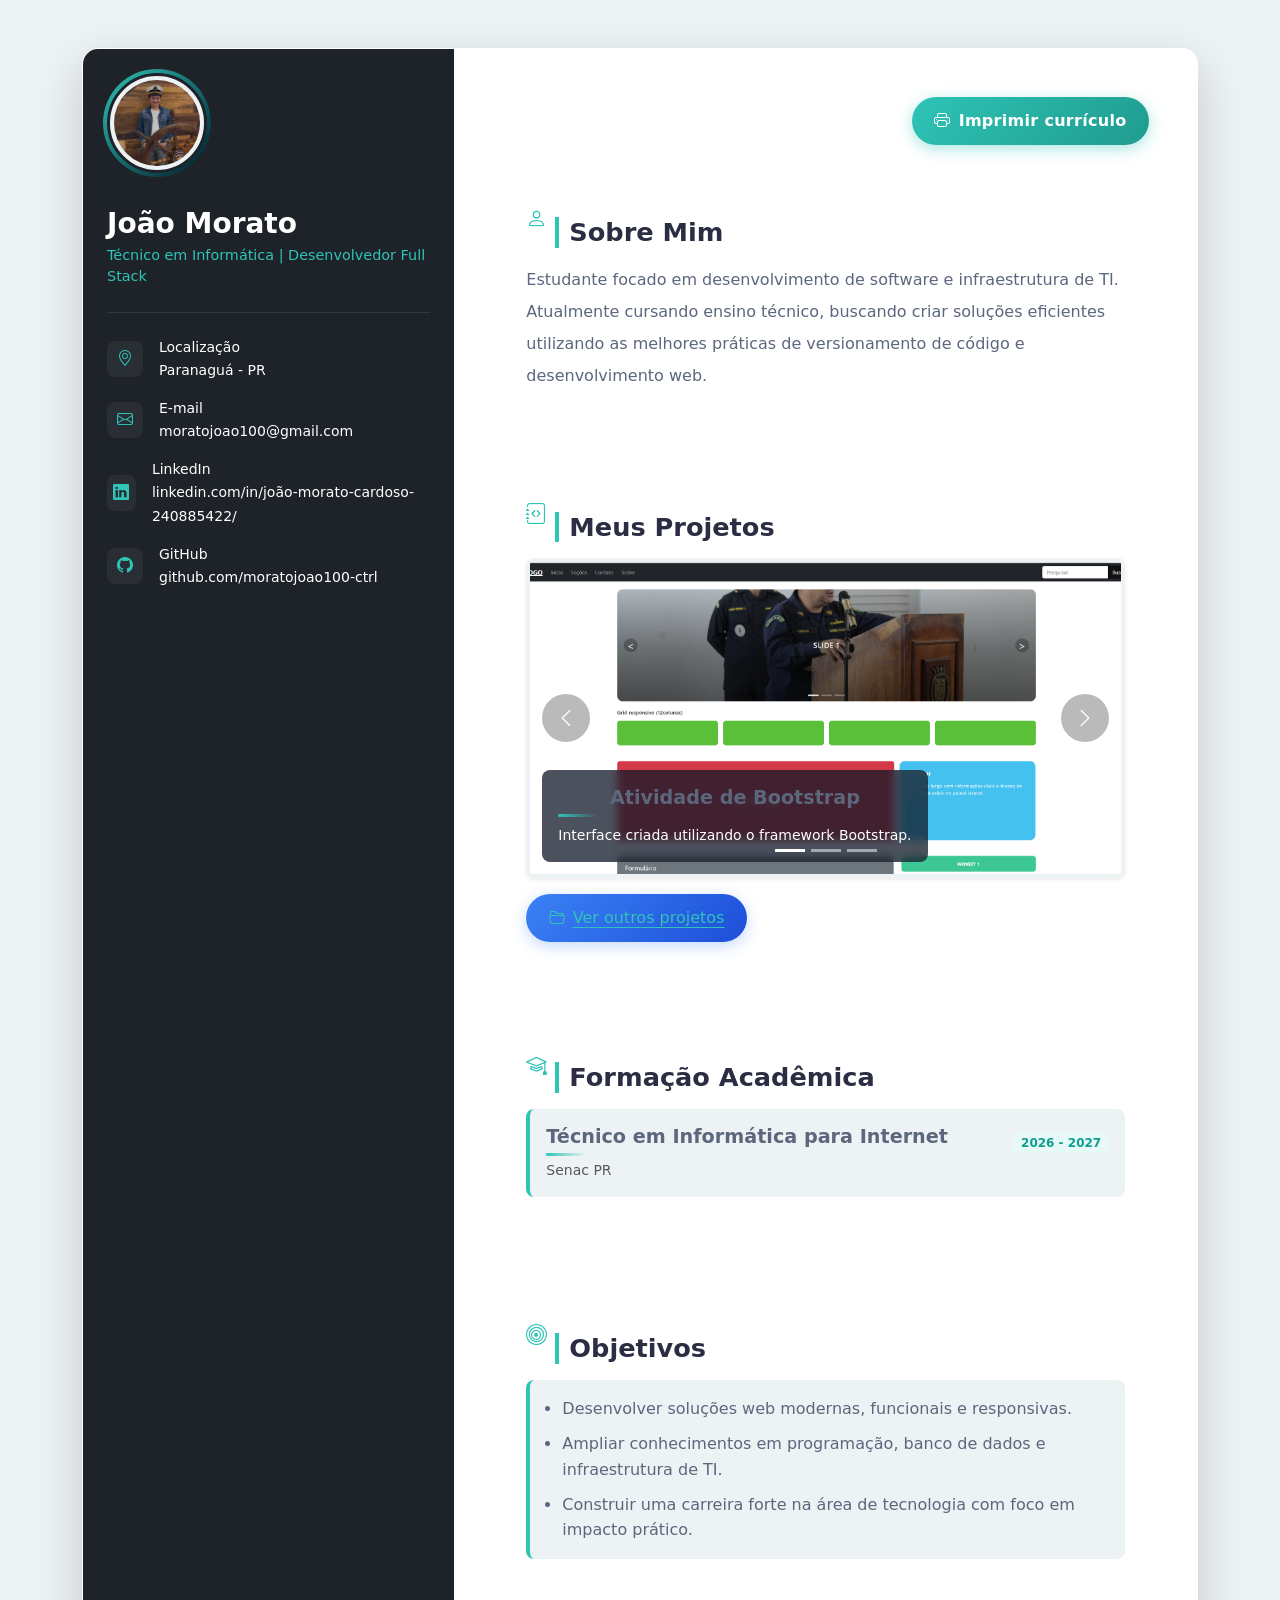
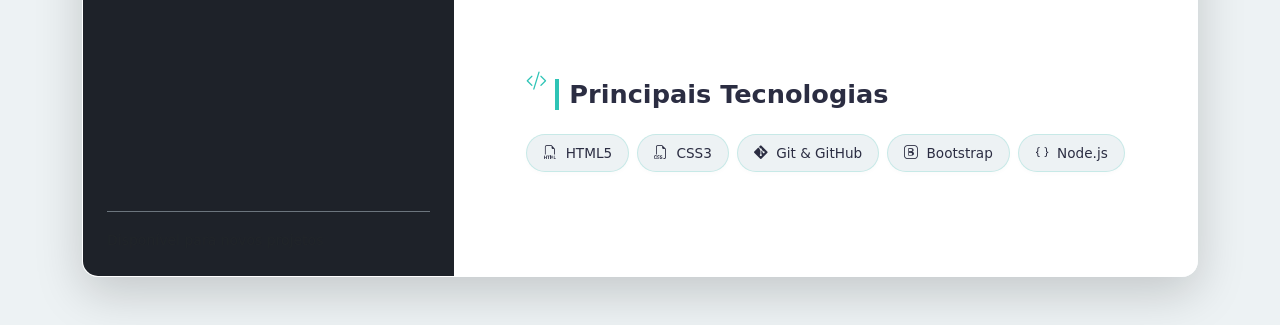
<file: index.html>
<!DOCTYPE html>
<html lang="pt-br">
<head>
    <meta charset="UTF-8">
    <meta name="viewport" content="width=device-width, initial-scale=1.0">
    <title>João Morato | Desenvolvedor Full Stack & Técnico em Informática 💻</title>
    <meta name="description" content="Currículo digital de João Morato, Técnico em Informática e Desenvolvedor Full Stack baseado em Paranaguá - PR. Conheça meus projetos, formação e tecnologias.">
    
    <!-- Tag Canônica -->
    <link rel="canonical" href="https://moratojoao100.github.io/">

    <!-- Open Graph / Redes Sociais -->
    <meta property="og:title" content="João Morato | Currículo Digital">
    <meta property="og:description" content="Conheça meus projetos em desenvolvimento web, APIs e Bootstrap.">
    <meta property="og:type" content="website">

    <!-- Bootstrap 5.3.3 CSS -->
    <link href="https://cdn.jsdelivr.net/npm/bootstrap@5.3.3/dist/css/bootstrap.min.css" rel="stylesheet">
    
    <!-- Bootstrap Icons -->
    <link rel="stylesheet" href="https://cdn.jsdelivr.net/npm/bootstrap-icons@1.11.3/font/bootstrap-icons.min.css">
    
    <!-- Custom CSS -->
    <link rel="stylesheet" href="style.css">
</head>
<body>

    <div class="container my-5">
        <div class="main-card shadow-lg rounded-4 overflow-hidden">
            <div class="row g-0">
                
                <!-- Sidebar Profile -->
                <div class="col-lg-4 sidebar-profile p-4 text-center text-lg-start d-flex flex-column justify-content-between">
                    <div>
                        <div class="profile-avatar-container mx-auto mx-lg-0 mb-4">
                            <div class="profile-avatar-glow"></div>
                     <img src="foto do perfil.jpg" alt="Foto de perfil de João Morato" class="profile-avatar img-fluid">
                        </div>

                        <h1 class="h3 fw-bold mb-1 text-white">João Morato</h1>
                        <p class="tech-tag mb-4">Técnico em Informática | Desenvolvedor Full Stack</p>
                        
                        <hr class="border-secondary my-4">

                        <div class="contact-info-list text-start">
                            <div class="d-flex align-items-center mb-3">
                                <div class="icon-box me-3"><i class="bi bi-geo-alt"></i></div>
                                <div>
                                    <small class="text-white d-block">Localização</small>
                                    <span class="text-white small">Paranaguá - PR</span>
                                </div>
                            </div>
                            <div class="d-flex align-items-center mb-3">
                                <div class="icon-box me-3"><i class="bi bi-envelope"></i></div>
                                <div>
                                    <small class="text-white d-block">E-mail</small>
                                    <span class="text-white small">moratojoao100@gmail.com</span>
                                </div>
                            </div>
                            <div class="d-flex align-items-center mb-3">
                                <div class="icon-box me-3"><i class="bi bi-linkedin"></i></div>
                                <div>
                                    <small class="text-white d-block">LinkedIn</small>
                                    <a href="https://www.linkedin.com/in/joão-morato-cardoso-240885422/" target="_blank" rel="noopener noreferrer" class="text-white small text-decoration-none">linkedin.com/in/joão-morato-cardoso-240885422/</a>
                                </div>
                            </div>
                            <div class="d-flex align-items-center mb-3">
                                <div class="icon-box me-3"><i class="bi bi-github"></i></div>
                                <div>
                                    <small class="text-white d-block">GitHub</small>
                                    <a href="https://github.com/moratojoao100-ctrl" target="_blank" rel="noopener noreferrer" class="text-white small text-decoration-none">github.com/moratojoao100-ctrl</a>
                                </div>
                            </div>
                        </div>
                    </div>

                    <div class="mt-4 pt-3 border-top border-secondary text-center text-lg-start">
                        <span class="text-muted small">Disponível para novos projetos</span>
                    </div>
                </div>

                <!-- Content Area -->
                <div class="col-lg-8 content-area p-4 p-md-5">
                    <div class="d-flex justify-content-end mb-4">
                        <button class="print-btn" type="button" onclick="window.print()">
                            <i class="bi bi-printer"></i>
                            Imprimir currículo
                        </button>
                    </div>
                    
                    <!-- Sobre Mim -->
                    <section class="mb-5">
                        <div class="d-flex align-items-center mb-3">
                            <div class="section-icon-box me-2"><i class="bi bi-person"></i></div>
                            <h2 class="h4 fw-bold mb-0 text-dark-custom">Sobre Mim</h2>
                        </div>
                        <p class="text-secondary-custom lh-lg mb-0">
                            Estudante focado em desenvolvimento de software e infraestrutura de TI. Atualmente cursando ensino técnico, buscando criar soluções eficientes utilizando as melhores práticas de versionamento de código e desenvolvimento web.
                        </p>
                    </section>

                    <!-- Meus Projetos -->
                    <section class="mb-5">
                        <div class="d-flex align-items-center mb-3">
                            <div class="section-icon-box me-2"><i class="bi bi-journal-code"></i></div>
                            <h2 class="h4 fw-bold mb-0 text-dark-custom">Meus Projetos</h2>
                        </div>
                        
                        <div id="portfolioCarousel" class="carousel slide rounded-3 overflow-hidden shadow-sm" data-bs-ride="carousel" data-bs-interval="3000" data-bs-pause="false">
                            <div class="carousel-indicators">
                                <button type="button" data-bs-target="#portfolioCarousel" data-bs-slide-to="0" class="active" aria-current="true" aria-label="Slide 1"></button>
                                <button type="button" data-bs-target="#portfolioCarousel" data-bs-slide-to="1" aria-label="Slide 2"></button>
                                <button type="button" data-bs-target="#portfolioCarousel" data-bs-slide-to="2" aria-label="Slide 3"></button>
                            </div>
                            
                            <div class="carousel-inner">

                                <div class="carousel-item active">
                                    <img src="atv (2).png" class="d-block w-100 carousel-img" alt="Captura de tela de atividade desenvolvida em Bootstrap no currículo de João Morato">
                                    <div class="carousel-caption d-none d-md-block rounded-3 p-3">
                                        <h3 class="h5 fw-bold text-emerald">Atividade de Bootstrap</h3>
                                        <p class="small mb-0">Interface criada utilizando o framework Bootstrap.</p>
                                    </div>
                                </div>
                                
                                <div class="carousel-item">
                                <img src="aula de api.png" class="d-block w-100 carousel-img" alt="Captura de tela de projeto de consumo de API pública de Pokémon">
                                    <div class="carousel-caption d-none d-md-block rounded-3 p-3">
                                        <h3 class="h5 fw-bold text-emerald">Atividade de API</h3>
                                        <p class="small mb-0">Consumo de API pública para listar Pokémon.</p>
                                    </div>
                                </div>
                                
                                <div class="carousel-item">
                                   <img src="biscoito da sorte.png" class="d-block w-100 carousel-img" alt="Captura de tela de aplicação web Biscoito da Sorte">
                                    <div class="carousel-caption d-none d-md-block rounded-3 p-3">
                                        <h3 class="h5 fw-bold text-emerald">Biscoito da Sorte</h3>
                                        <p class="small mb-0">Aplicação web simples que gera frases da sorte.</p>
                                    </div>
                                </div>
                            </div>
                            
                            <button class="carousel-control-prev" type="button" data-bs-target="#portfolioCarousel" data-bs-slide="prev">
                                <span class="carousel-control-prev-icon" aria-hidden="true"></span>
                                <span class="visually-hidden">Anterior</span>
                            </button>
                            <button class="carousel-control-next" type="button" data-bs-target="#portfolioCarousel" data-bs-slide="next">
                                <span class="carousel-control-next-icon" aria-hidden="true"></span>
                                <span class="visually-hidden">Próximo</span>
                            </button>
                        </div>

                        <div class="mt-3">
                            <a href="./outros-projetos/index.html" class="project-btn" target="_blank" rel="noopener noreferrer">
                                <i class="bi bi-folder2-open"></i>
                                Ver outros projetos
                            </a>
                        </div>
                    </section>

                    <!-- Formação Acadêmica -->
                    <section class="mb-5">
                        <div class="d-flex align-items-center mb-3">
                            <div class="section-icon-box me-2"><i class="bi bi-mortarboard"></i></div>
                            <h2 class="h4 fw-bold mb-0 text-dark-custom">Formação Acadêmica</h2>
                        </div>
                        <div class="timeline-item p-3 rounded-3 mb-3 border-start border-4 border-emerald bg-light-custom">
                            <div class="d-flex justify-content-between align-items-center flex-wrap">
                                <h3 class="h6 fw-bold text-dark-custom mb-1">Técnico em Informática para Internet</h3>
                                <span class="badge badge-date">2026 - 2027</span>
                            </div>
                            <p class="text-muted small mb-0">Senac PR</p>
                        </div>
                    </section>

                    <!-- Objetivos -->
                    <section class="mb-5">
                        <div class="d-flex align-items-center mb-3">
                            <div class="section-icon-box me-2"><i class="bi bi-bullseye"></i></div>
                            <h2 class="h4 fw-bold mb-0 text-dark-custom">Objetivos</h2>
                        </div>
                        <div class="timeline-item p-3 rounded-3 border-start border-4 border-emerald bg-light-custom">
                            <ul class="objective-list mb-0 ps-3">
                                <li>Desenvolver soluções web modernas, funcionais e responsivas.</li>
                                <li>Ampliar conhecimentos em programação, banco de dados e infraestrutura de TI.</li>
                                <li>Construir uma carreira forte na área de tecnologia com foco em impacto prático.</li>
                            </ul>
                        </div>
                    </section>

                    <!-- Principais Tecnologias -->
                    <section>
                        <div class="d-flex align-items-center mb-3">
                            <div class="section-icon-box me-2"><i class="bi bi-code-slash"></i></div>
                            <h2 class="h4 fw-bold mb-0 text-dark-custom">Principais Tecnologias</h2>
                        </div>
                        <div class="d-flex flex-wrap gap-2 pt-2">
                            <span class="skill-badge"><i class="bi bi-filetype-html me-1"></i> HTML5</span>
                            <span class="skill-badge"><i class="bi bi-filetype-css me-1"></i> CSS3</span>
                            <span class="skill-badge"><i class="bi bi-git me-1"></i> Git &amp; GitHub</span>
                            <span class="skill-badge"><i class="bi bi-bootstrap me-1"></i> Bootstrap</span>
                            <span class="skill-badge"><i class="bi bi-braces me-1"></i> Node.js</span>
                        </div>
                    </section>

                </div>

            </div>
        </div>
    </div>

    <!-- Bootstrap 5.3.3 JS Bundle -->
    <script src="https://cdn.jsdelivr.net/npm/bootstrap@5.3.3/dist/js/bootstrap.bundle.min.js"></script>
</body>
</html>
</file>
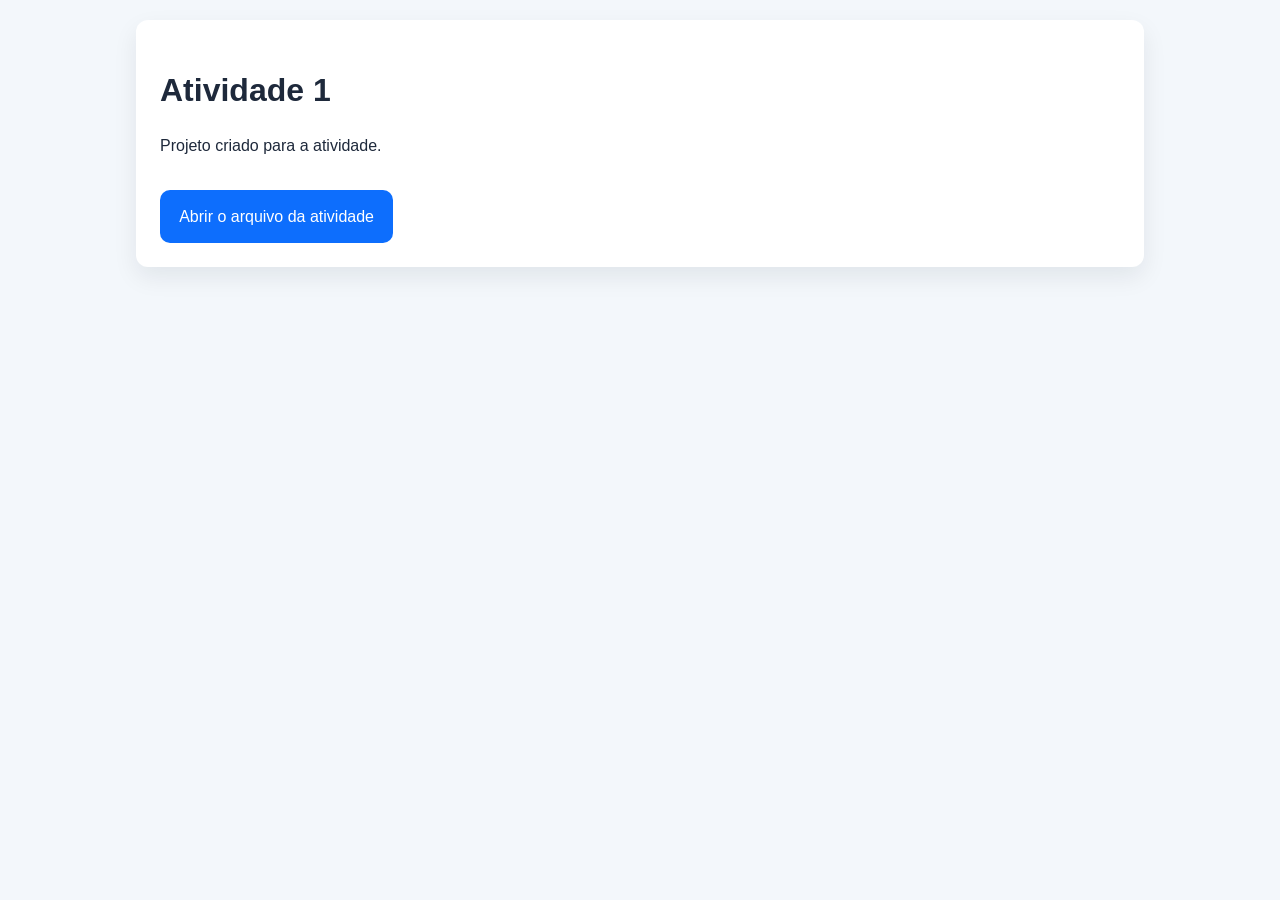
<file: outros-projetos/outros-projetos/index.html>
<!DOCTYPE html>
<html lang="pt-BR">
  <head>
    <meta charset="UTF-8" />
    <meta name="viewport" content="width=device-width, initial-scale=1.0" />
    <title>Atividade 1</title>
    <style>
      body {
        font-family: Arial, sans-serif;
        margin: 20px;
        background: #f3f7fb;
        color: #1e293b;
        line-height: 1.6;
      }
      .container {
        max-width: 960px;
        margin: 0 auto;
        background: #ffffff;
        border-radius: 12px;
        padding: 24px;
        box-shadow: 0 10px 25px rgba(15, 23, 42, 0.08);
      }
      h1 {
        margin-bottom: 1rem;
      }
      a {
        color: #0d6efd;
        text-decoration: none;
      }
      a:hover {
        text-decoration: underline;
      }
      .button-link {
        display: inline-block;
        margin-top: 1rem;
        padding: 0.85rem 1.2rem;
        border-radius: 10px;
        background: #0d6efd;
        color: #ffffff;
        text-decoration: none;
      }
      .button-link:hover {
        background: #0b5ed7;
      }
      @media (max-width: 600px) {
        body {
          margin: 12px;
        }
        .container {
          padding: 18px;
        }
      }
    </style>
  </head>
  <body>
    <div class="container">
      <h1>Atividade 1</h1>
      <p>Projeto criado para a atividade.</p>
      <a href="atividade 1.html" class="button-link">Abrir o arquivo da atividade</a>
    </div>
  </body>
</html>
</file>
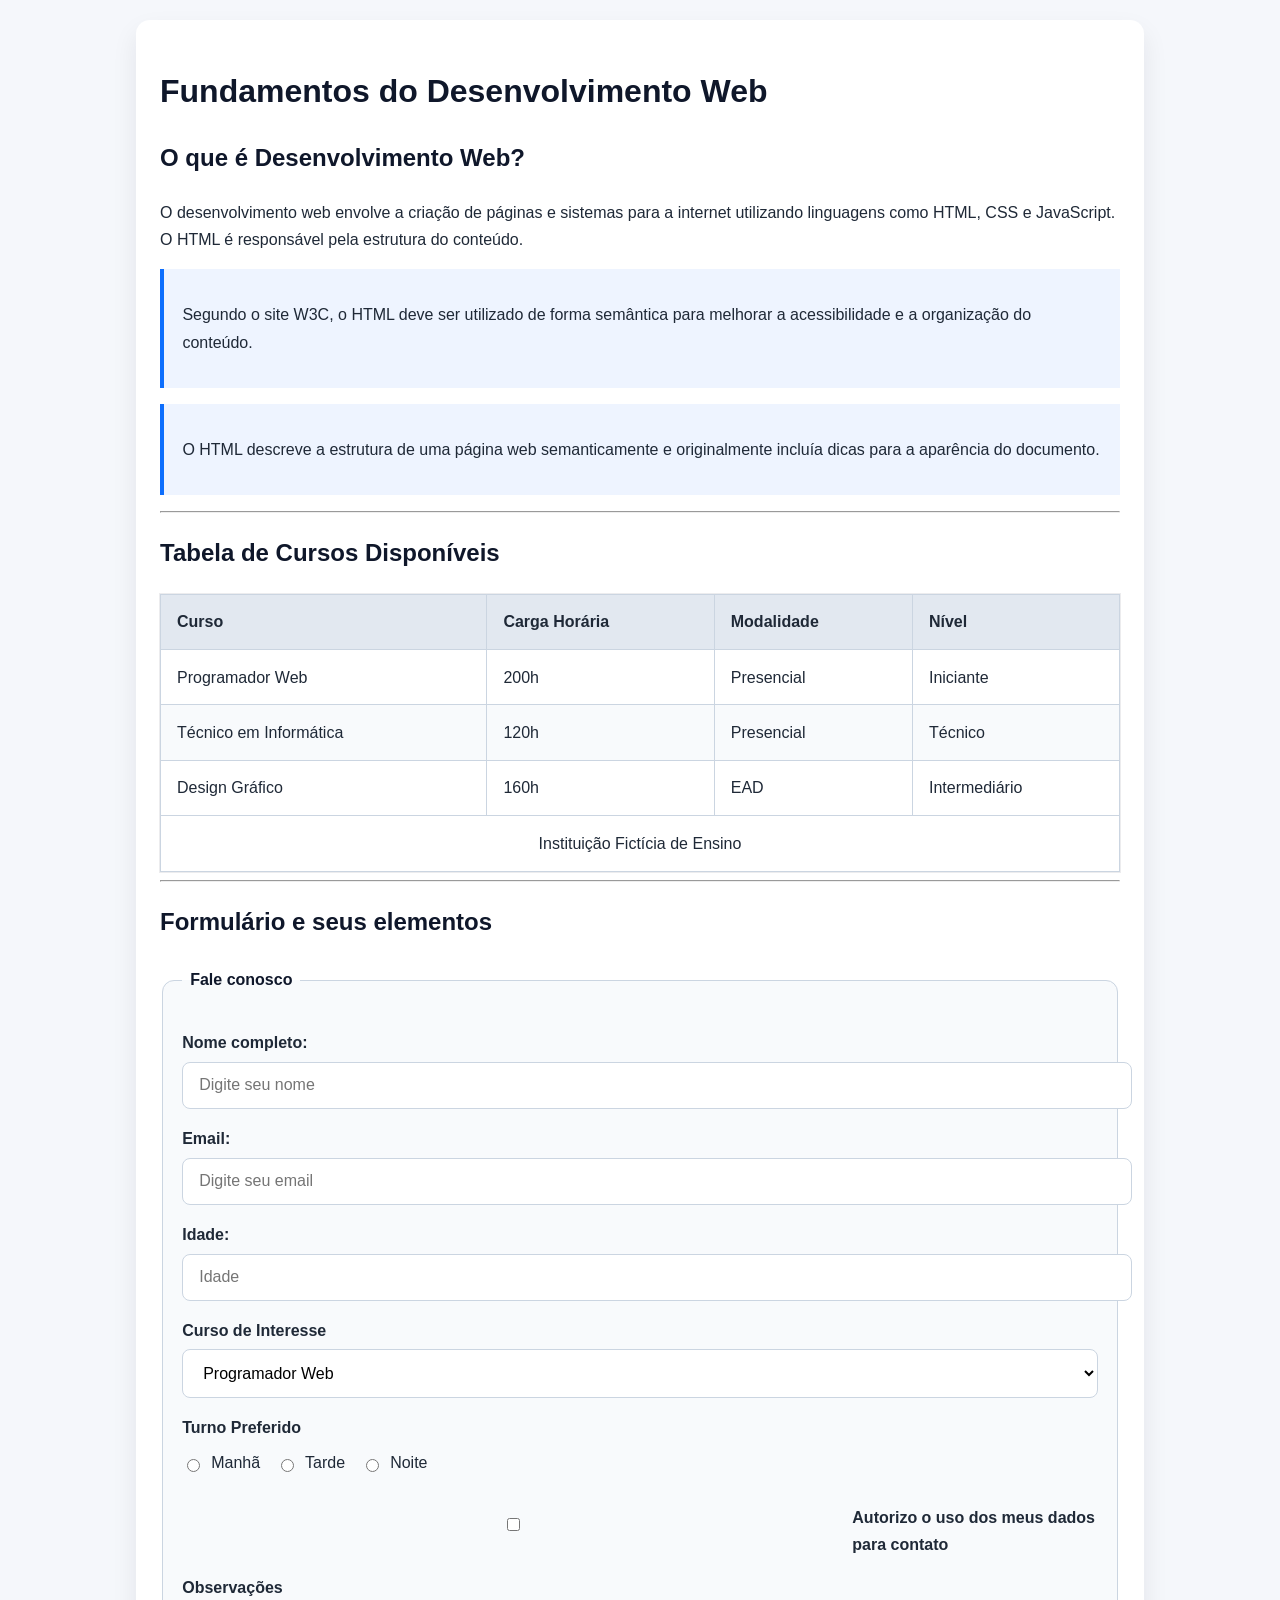
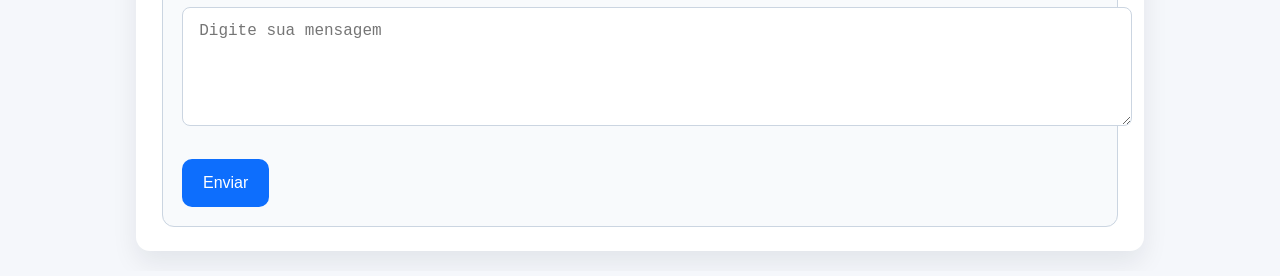
<file: atividade 1.html>
<!DOCTYPE html>
<html lang="pt-BR">
<head>
  <meta charset="UTF-8" />
  <meta name="viewport" content="width=device-width, initial-scale=1.0" />
  <title>Fundamentos do Desenvolvimento Web</title>
  <style>
    body {
      font-family: Arial, sans-serif;
      margin: 20px;
      background: #f5f7fb;
      color: #1f2937;
      line-height: 1.7;
    }
    .container {
      max-width: 960px;
      margin: 0 auto;
      background: #ffffff;
      border-radius: 14px;
      padding: 24px;
      box-shadow: 0 12px 26px rgba(15, 23, 42, 0.08);
    }
    h1,
    h2,
    h3 {
      color: #0f172a;
      margin-top: 1.25rem;
    }
    h1 {
      margin-bottom: 1rem;
    }
    p {
      margin-top: 1rem;
    }
    blockquote {
      margin: 1rem 0;
      padding: 1rem 1rem 1rem 1.15rem;
      border-left: 4px solid #0d6efd;
      background: #eef4ff;
    }
    table {
      width: 100%;
      border-collapse: collapse;
      margin-top: 1rem;
      box-shadow: 0 0 0 1px rgba(15, 23, 42, 0.08);
    }
    th,
    td {
      border: 1px solid #cbd5e1;
      padding: 0.85rem 1rem;
      text-align: left;
    }
    th {
      background: #e2e8f0;
    }
    tr:nth-child(even) {
      background: #f8fafc;
    }
    fieldset {
      margin-top: 1.5rem;
      border: 1px solid #cbd5e1;
      border-radius: 12px;
      padding: 1.2rem;
      background: #f8fafc;
    }
    legend {
      font-weight: 700;
      color: #0f172a;
      padding: 0 0.5rem;
    }
    label {
      display: block;
      margin-top: 1rem;
      font-weight: 600;
    }
    input,
    select,
    textarea {
      width: 100%;
      padding: 0.85rem 1rem;
      margin-top: 0.35rem;
      border-radius: 8px;
      border: 1px solid #cbd5e1;
      background: #ffffff;
      font-size: 1rem;
    }
    .radio-group {
      display: flex;
      flex-wrap: wrap;
      gap: 1rem;
      margin-top: 0.5rem;
    }
    .radio-group label {
      display: inline-flex;
      align-items: center;
      gap: 0.5rem;
      font-weight: 500;
      margin-top: 0;
    }
    .checkbox-group {
      display: flex;
      align-items: center;
      gap: 0.5rem;
      margin-top: 0.75rem;
    }
    button {
      margin-top: 1.5rem;
      padding: 0.95rem 1.3rem;
      border: none;
      border-radius: 10px;
      background: #0d6efd;
      color: #ffffff;
      font-size: 1rem;
      cursor: pointer;
    }
    button:hover {
      background: #0b5ed7;
    }
    @media (max-width: 768px) {
      body {
        margin: 14px;
      }
      .container {
        padding: 18px;
      }
      .radio-group {
        flex-direction: column;
      }
    }
  </style>
</head>
<body>
  <div class="container">
    <header>
      <h1>Fundamentos do Desenvolvimento Web</h1>
    </header>

    <main>
      <h2>O que é Desenvolvimento Web?</h2>
      <p>
        O desenvolvimento web envolve a criação de páginas e sistemas para a internet utilizando
        linguagens como HTML, CSS e JavaScript. O HTML é responsável pela estrutura do conteúdo.
      </p>

      <blockquote>
        <p>
          Segundo o site W3C, o HTML deve ser utilizado de forma semântica para melhorar a acessibilidade
          e a organização do conteúdo.
        </p>
      </blockquote>

      <blockquote>
        <p>
          O HTML descreve a estrutura de uma página web semanticamente e originalmente incluía dicas para a
          aparência do documento.
        </p>
      </blockquote>

      <hr />

      <h2>Tabela de Cursos Disponíveis</h2>
      <table>
        <thead>
          <tr>
            <th>Curso</th>
            <th>Carga Horária</th>
            <th>Modalidade</th>
            <th>Nível</th>
          </tr>
        </thead>
        <tbody>
          <tr>
            <td>Programador Web</td>
            <td>200h</td>
            <td>Presencial</td>
            <td>Iniciante</td>
          </tr>
          <tr>
            <td>Técnico em Informática</td>
            <td>120h</td>
            <td>Presencial</td>
            <td>Técnico</td>
          </tr>
          <tr>
            <td>Design Gráfico</td>
            <td>160h</td>
            <td>EAD</td>
            <td>Intermediário</td>
          </tr>
        </tbody>
        <tfoot>
          <tr>
            <td colspan="4" style="text-align:center;">Instituição Fictícia de Ensino</td>
          </tr>
        </tfoot>
      </table>

      <hr />

      <h2>Formulário e seus elementos</h2>
      <form>
        <fieldset>
          <legend>Fale conosco</legend>

          <label for="nome">Nome completo:</label>
          <input id="nome" name="nome" type="text" placeholder="Digite seu nome" />

          <label for="email">Email:</label>
          <input id="email" name="email" type="email" placeholder="Digite seu email" />

          <label for="idade">Idade:</label>
          <input id="idade" name="idade" type="number" placeholder="Idade" />

          <label for="cursos">Curso de Interesse</label>
          <select id="cursos" name="cursos">
            <option value="Programador Web">Programador Web</option>
            <option value="Técnico em Informática">Técnico em Informática</option>
            <option value="Design gráfico">Design gráfico</option>
          </select>

          <label>Turno Preferido</label>
          <div class="radio-group">
            <label><input type="radio" id="manha" name="turno" value="manha" />Manhã</label>
            <label><input type="radio" id="tarde" name="turno" value="tarde" />Tarde</label>
            <label><input type="radio" id="noite" name="turno" value="noite" />Noite</label>
          </div>

          <div class="checkbox-group">
            <input type="checkbox" id="recibo" name="recibo" />
            <label for="recibo">Autorizo o uso dos meus dados para contato</label>
          </div>

          <label for="mensagem">Observações</label>
          <textarea id="mensagem" name="mensagem" rows="5" placeholder="Digite sua mensagem"></textarea>

          <button type="button" onclick="alert('Recebemos o seu contato')">Enviar</button>
        </fieldset>
      </form>
    </main>
  </div>
</body>
</html>
</file>
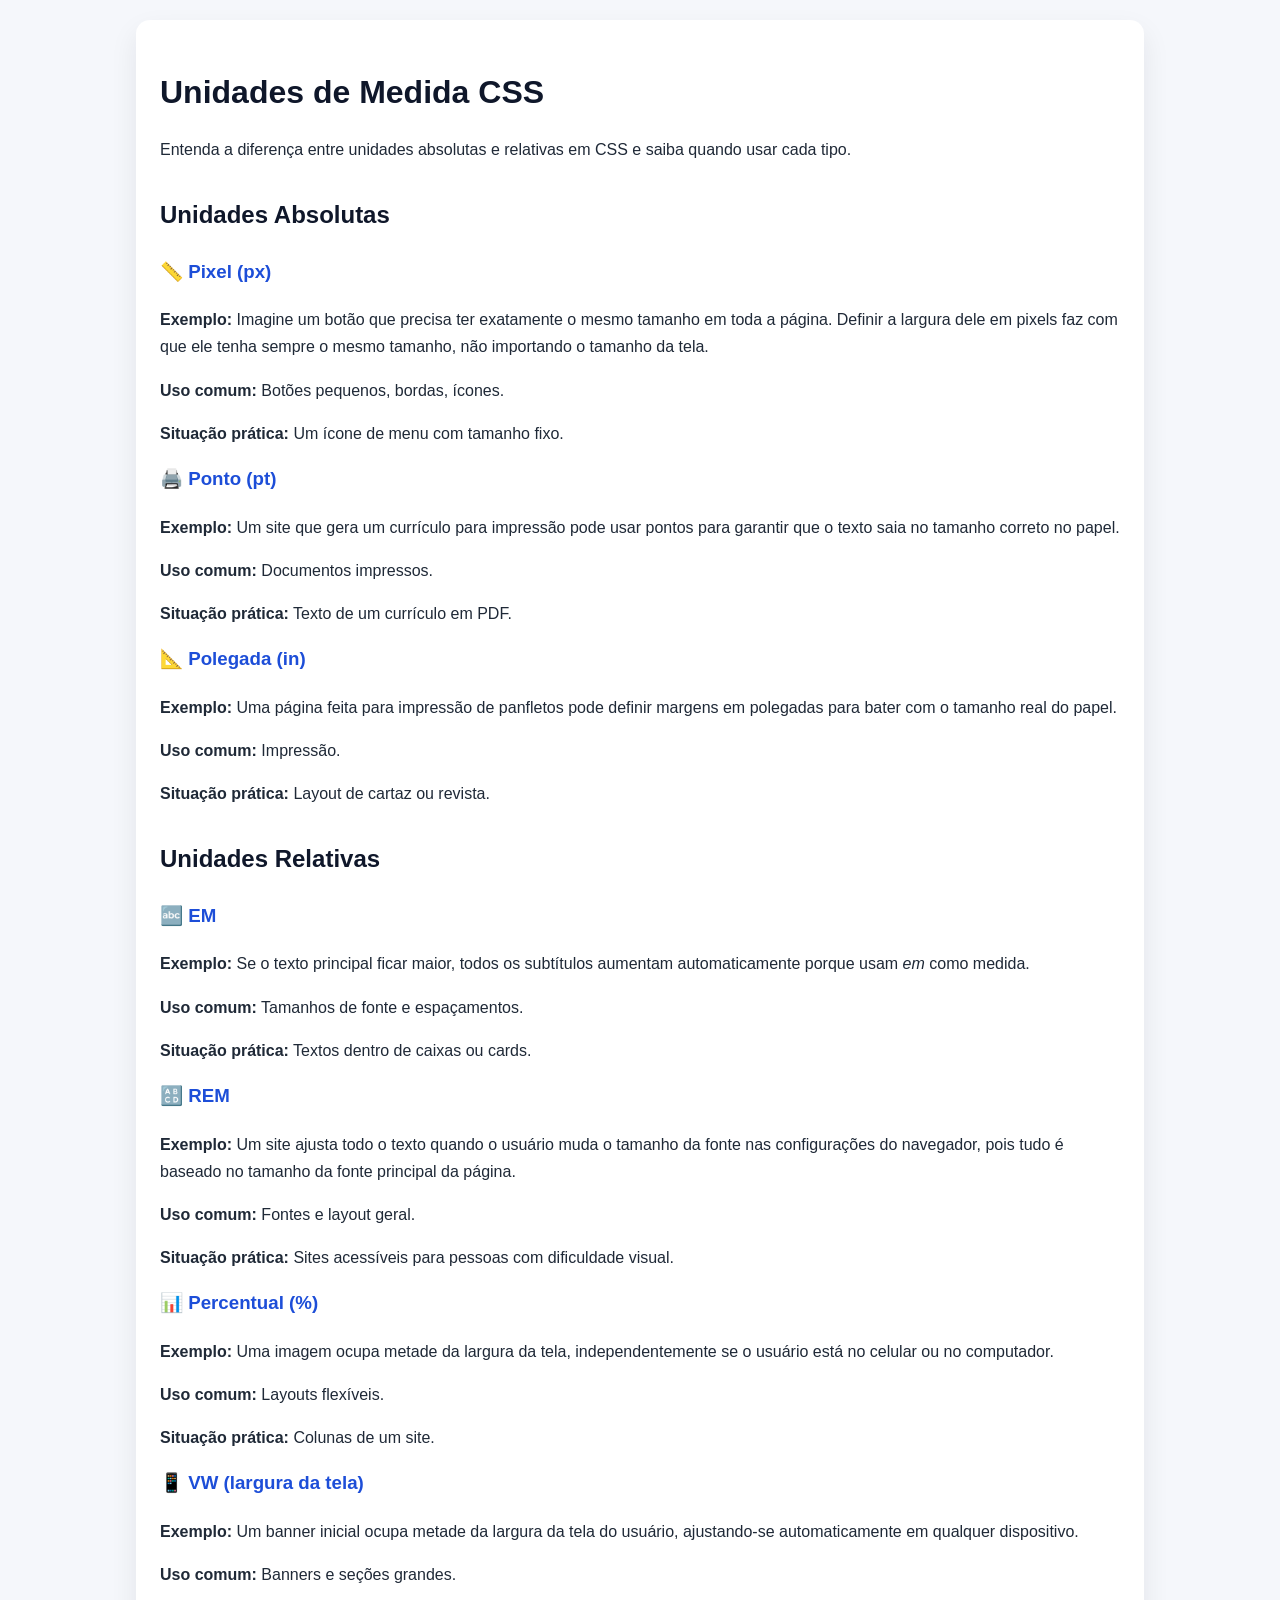
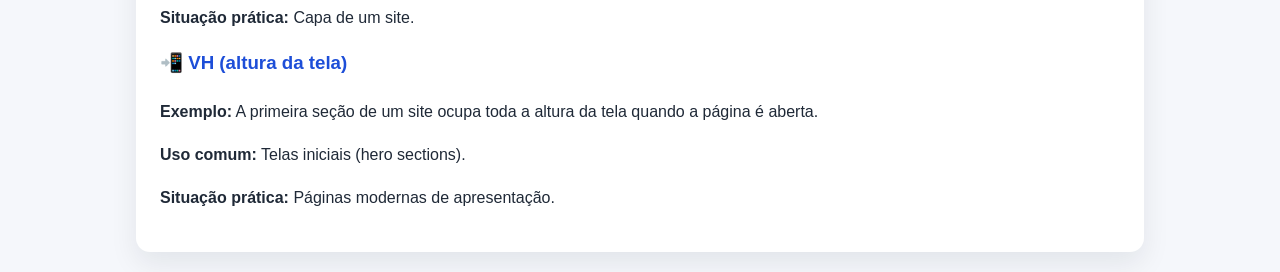
<file: atividade 4 1.html>
<!DOCTYPE html>
<html lang="pt-BR">
<head>
  <meta charset="UTF-8">
  <meta name="viewport" content="width=device-width, initial-scale=1.0">
  <title>Unidades de Medida CSS</title>
  <style>
    body {
      margin: 20px;
      font-family: Arial, sans-serif;
      background: #f5f7fb;
      color: #1f2937;
      line-height: 1.7;
    }
    .container {
      max-width: 960px;
      margin: 0 auto;
      background: #ffffff;
      border-radius: 14px;
      padding: 24px;
      box-shadow: 0 12px 28px rgba(15, 23, 42, 0.08);
    }
    h1 {
      margin-bottom: 1rem;
      color: #0f172a;
    }
    h2 {
      margin-top: 2rem;
      color: #0f172a;
    }
    h3 {
      margin-top: 1rem;
      color: #1d4ed8;
    }
    p {
      margin-top: 0.75rem;
    }
    .grid {
      display: grid;
      grid-template-columns: repeat(2, minmax(0, 1fr));
      gap: 1.25rem;
      margin-top: 1rem;
    }
    .grid-item {
      background: #f8fafc;
      border: 1px solid #d1d5db;
      border-radius: 12px;
      padding: 1rem;
    }
    .grid-item h3 {
      margin-top: 0;
    }
    .note {
      margin-top: 2rem;
      padding: 1rem 1.15rem;
      border-left: 4px solid #0d6efd;
      background: #eef4ff;
      border-radius: 10px;
    }
    @media (max-width: 720px) {
      body {
        margin: 14px;
      }
      .container {
        padding: 18px;
      }
      .grid {
        grid-template-columns: 1fr;
      }
    }
  </style>
</head>
<body>
  <div class="container">
    <h1>Unidades de Medida CSS</h1>
    <p>Entenda a diferença entre unidades absolutas e relativas em CSS e saiba quando usar cada tipo.</p>

    <h2>Unidades Absolutas</h2>

    <h3>📏 Pixel (px)</h3>
    <p><strong>Exemplo:</strong> Imagine um botão que precisa ter exatamente o mesmo tamanho em toda a página.
       Definir a largura dele em pixels faz com que ele tenha sempre o mesmo tamanho,
       não importando o tamanho da tela.</p>
    <p><strong>Uso comum:</strong> Botões pequenos, bordas, ícones.</p>
    <p><strong>Situação prática:</strong> Um ícone de menu com tamanho fixo.</p>

    <h3>🖨️ Ponto (pt)</h3>
    <p><strong>Exemplo:</strong> Um site que gera um currículo para impressão pode usar pontos
       para garantir que o texto saia no tamanho correto no papel.</p>
    <p><strong>Uso comum:</strong> Documentos impressos.</p>
    <p><strong>Situação prática:</strong> Texto de um currículo em PDF.</p>

    <h3>📐 Polegada (in)</h3>
    <p><strong>Exemplo:</strong> Uma página feita para impressão de panfletos pode definir margens
       em polegadas para bater com o tamanho real do papel.</p>
    <p><strong>Uso comum:</strong> Impressão.</p>
    <p><strong>Situação prática:</strong> Layout de cartaz ou revista.</p>

    <h2>Unidades Relativas</h2>

    <h3>🔤 EM</h3>
    <p><strong>Exemplo:</strong> Se o texto principal ficar maior, todos os subtítulos aumentam
       automaticamente porque usam <em>em</em> como medida.</p>
    <p><strong>Uso comum:</strong> Tamanhos de fonte e espaçamentos.</p>
    <p><strong>Situação prática:</strong> Textos dentro de caixas ou cards.</p>

    <h3>🔠 REM</h3>
    <p><strong>Exemplo:</strong> Um site ajusta todo o texto quando o usuário muda o tamanho da fonte
       nas configurações do navegador, pois tudo é baseado no tamanho da fonte principal da página.</p>
    <p><strong>Uso comum:</strong> Fontes e layout geral.</p>
    <p><strong>Situação prática:</strong> Sites acessíveis para pessoas com dificuldade visual.</p>

    <h3>📊 Percentual (%)</h3>
    <p><strong>Exemplo:</strong> Uma imagem ocupa metade da largura da tela,
       independentemente se o usuário está no celular ou no computador.</p>
    <p><strong>Uso comum:</strong> Layouts flexíveis.</p>
    <p><strong>Situação prática:</strong> Colunas de um site.</p>

    <h3>📱 VW (largura da tela)</h3>
    <p><strong>Exemplo:</strong> Um banner inicial ocupa metade da largura da tela do usuário,
       ajustando-se automaticamente em qualquer dispositivo.</p>
    <p><strong>Uso comum:</strong> Banners e seções grandes.</p>
    <p><strong>Situação prática:</strong> Capa de um site.</p>

    <h3>📲 VH (altura da tela)</h3>
    <p><strong>Exemplo:</strong> A primeira seção de um site ocupa toda a altura da tela
       quando a página é aberta.</p>
    <p><strong>Uso comum:</strong> Telas iniciais (hero sections).</p>
    <p><strong>Situação prática:</strong> Páginas modernas de apresentação.</p>

</body>
</html>
</file>
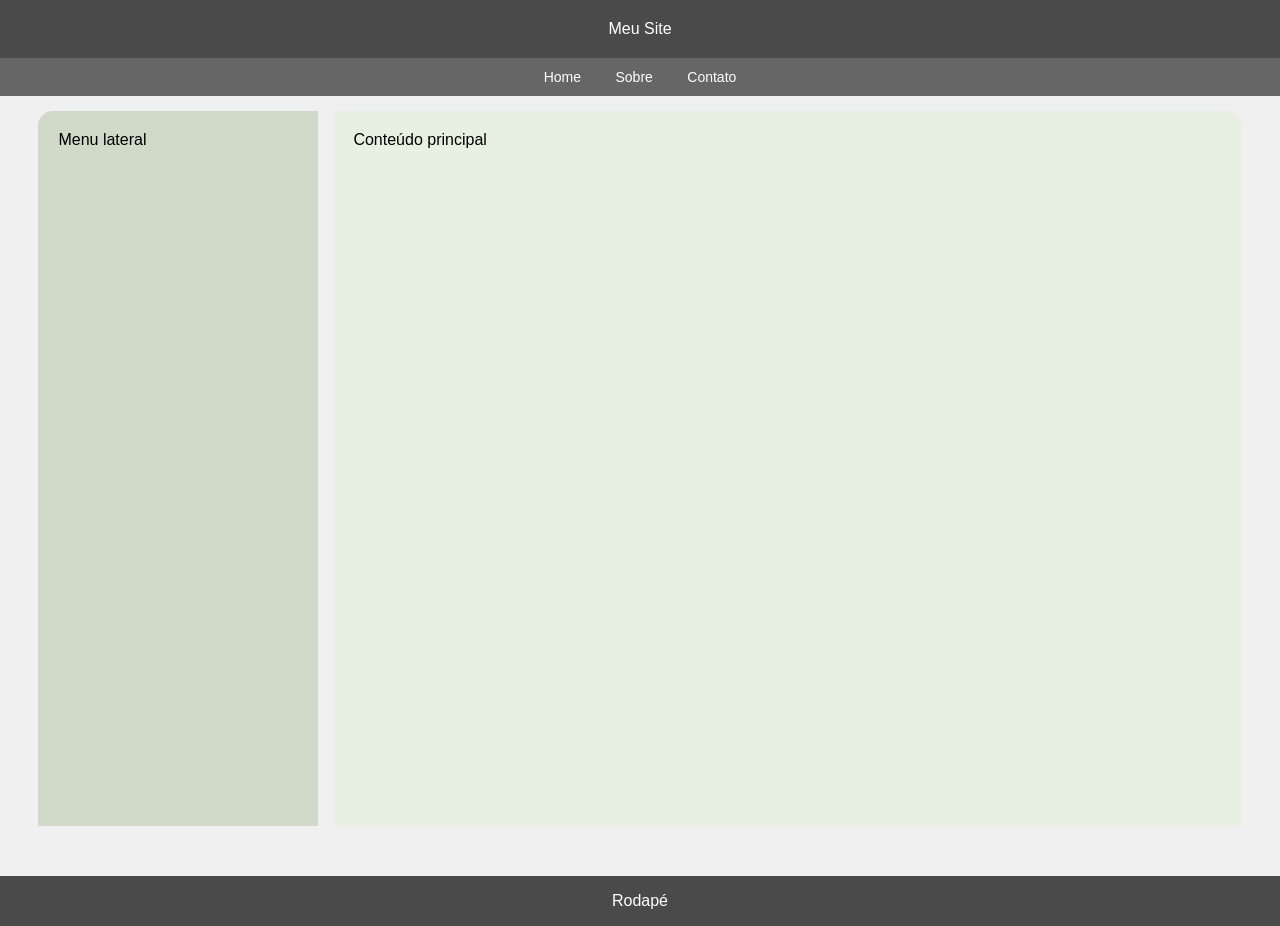
<file: display.html>
<!DOCTYPE html>
<html lang="pt-BR">
<head>
  <meta charset="UTF-8">
  <meta name="viewport" content="width=device-width, initial-scale=1.0">
  <title>Display CSS - Ajuste de Margem</title>
  <style>
    /* Reset total */
    * {
      margin: 0;
      padding: 0;
      box-sizing: border-box;
      font-family: sans-serif;
    }

    html,
    body {
      min-height: 100%;
      background-color: #f0f0f0;
    }

    .wrapper {
      min-height: 100%;
      display: flex;
      flex-direction: column;
      padding-bottom: 50px;
    }

    .header {
      background-color: #4a4a4a;
      color: white;
      text-align: center;
      padding: 20px;
    }

    .menu {
      background-color: #666;
      text-align: center;
      padding: 10px;
    }

    .menu a {
      color: white;
      text-decoration: none;
      margin: 0 15px;
      font-size: 14px;
    }

    .main-container {
      width: 94%;
      margin: 15px auto 0 auto;
      background-color: transparent;
      display: flex;
      flex-wrap: wrap;
      gap: 15px;
    }

    .coluna-esquerda,
    .coluna-direita {
      padding: 20px;
      font-size: 16px;
      min-height: calc(100vh - 185px);
      border-radius: 15px 0 0 0;
    }

    .coluna-esquerda {
      flex: 1 1 280px;
      max-width: 280px;
      background-color: #d1d9c8;
    }

    .coluna-direita {
      flex: 2 1 600px;
      background-color: #e8f0e1;
      border-radius: 0 15px 0 0;
    }

    .footer {
      background-color: #4a4a4a;
      color: white;
      text-align: center;
      height: 50px;
      line-height: 50px;
      width: 100%;
      position: relative;
      margin-top: auto;
    }

    @media (max-width: 768px) {
      .main-container {
        flex-direction: column;
      }

      .coluna-esquerda,
      .coluna-direita {
        min-height: auto;
        border-radius: 15px;
      }
    }
  </style>
</head>
<body>
  <div class="wrapper">
    <div class="header">Meu Site</div>

    <div class="menu">
      <a href="#">Home</a>
      <a href="#">Sobre</a>
      <a href="#">Contato</a>
    </div>

    <div class="main-container">
      <div class="coluna-esquerda">Menu lateral</div>
      <div class="coluna-direita">Conteúdo principal</div>
    </div>
  </div>

  <div class="footer">Rodapé</div>
</body>
</html>
</file>
<file: style.css>
/* ==========================================
   PALETA DE CORES PERSONALIZADA: "CYBER SLATE"
   ========================================== */
:root {
    --bg-main: #edf2f4;            /* Fundo geral da página */
    --sidebar-bg: #1e2229;         /* Fundo do painel esquerdo (Cinza Escuro/Grafite) */
    --content-bg: #ffffff;         /* Fundo da parte de conteúdo (Branco Puro) */
    --emerald: #2ec4b6;            /* Cor de Destaque / Verde Menta */
    --emerald-light: #e6f9f7;      /* Fundo suave para detalhes destacados */
    --dark-custom: #2b2d42;        /* Texto principal */
    --text-secondary: #5c677d;     /* Texto secundário (Duplicata removida) */
}

/* 8. Otimização do Layout com Responsividade e Carregamento (Melhoria 8) */
body {
    background-color: var(--bg-main);
    font-family: 'Segoe UI', system-ui, -apple-system, sans-serif;
    color: var(--dark-custom);
    -webkit-font-smoothing: antialiased;
    text-rendering: optimizeLegibility;
}

/* 6. Efeito Visual de Glassmorphism e Sombra no Card (Melhoria 6) */
.main-card {
    background-color: rgba(255, 255, 255, 0.9);
    backdrop-filter: blur(10px);
    border: 1px solid rgba(255, 255, 255, 0.4);
    min-height: 550px;
    box-shadow: 0 10px 30px rgba(0, 0, 0, 0.08);
}

/* Sidebar Esquerda (Grafite) */
.sidebar-profile {
    background-color: var(--sidebar-bg);
    color: #ffffff;
}

.contact-info-list small,
.contact-info-list span {
    color: #ffffff !important;
}

/* Sublinhado branco nos links de contato ao passar o mouse (Hover) */
.contact-info-list a {
    text-decoration: none !important;
    transition: all 0.2s ease;
}

.contact-info-list a:hover,
.contact-info-list a:focus-visible {
    text-decoration: underline !important;
    text-decoration-color: #ffffff !important;
    text-decoration-thickness: 1.5px !important;
    text-underline-offset: 3px !important;
}

.tech-tag {
    color: var(--emerald);
    font-size: 0.9rem;
    font-weight: 500;
}

/* Moldura e Efeito da Foto de Perfil com Animação Glow */
.profile-avatar-container {
    position: relative;
    width: 110px;
    height: 110px;
}

.profile-avatar {
    width: 100px;
    height: 100px;
    border-radius: 50%;
    object-fit: cover;
    position: relative;
    z-index: 2;
    border: 3px solid var(--sidebar-bg);
}

@keyframes pulse-glow {
    0% { transform: scale(1); opacity: 0.8; }
    50% { transform: scale(1.04); opacity: 1; filter: brightness(1.2); }
    100% { transform: scale(1); opacity: 0.8; }
}

.profile-avatar-glow {
    position: absolute;
    top: -4px;
    left: -4px;
    width: 108px;
    height: 108px;
    border-radius: 50%;
    background: linear-gradient(135deg, var(--emerald), #011627);
    z-index: 1;
    animation: pulse-glow 3s infinite ease-in-out;
}

/* Caixas de ícones de contato */
.icon-box {
    width: 36px;
    height: 36px;
    background-color: rgba(255, 255, 255, 0.05);
    border-radius: 8px;
    display: flex;
    align-items: center;
    justify-content: center;
    color: var(--emerald);
    transition: background-color 0.2s ease;
}

.icon-box:hover {
    background-color: rgba(255, 255, 255, 0.15);
}

/* Coluna de Conteúdo e Hierarquia Visual de Títulos */
.content-area {
    background-color: var(--content-bg);
}

/* 4. Correção da Hierarquia Lógica dos Títulos (Melhoria 4) */
.content-area h1 {
    font-size: 2.2rem;
    font-weight: 700;
    color: var(--dark-custom);
    margin-bottom: 1rem;
}

.content-area h2 {
    font-size: 1.6rem;
    font-weight: 600;
    color: var(--dark-custom);
    border-left: 4px solid var(--emerald);
    padding-left: 10px;
    margin-top: 1.5rem;
    margin-bottom: 0.8rem;
}

.content-area h3 {
    font-size: 1.2rem;
    font-weight: 600;
    color: var(--text-secondary);
    position: relative;
    padding-bottom: 8px;
}

.content-area h3::after {
    content: '';
    position: absolute;
    left: 0;
    bottom: 0;
    width: 40px;
    height: 3px;
    background: linear-gradient(90deg, var(--emerald), transparent);
    border-radius: 2px;
}

.text-dark-custom {
    color: var(--dark-custom);
}

.text-secondary-custom {
    color: var(--text-secondary);
}

.section-icon-box {
    color: var(--emerald);
    font-size: 1.3rem;
}

/* 7. Criação de Links Internos e HTML Semântico (Melhoria 7) */
header {
    width: 100%;
    background-color: var(--sidebar-bg);
}

main {
    display: block;
    width: 100%;
}

section {
    margin-bottom: 2rem;
    padding: 1.5rem;
    background-color: var(--content-bg);
    border-radius: 12px;
}

footer {
    text-align: center;
    padding: 1.5rem;
    color: var(--text-secondary);
}

.content-area a:not(.print-btn):not(.social-link) {
    color: var(--emerald);
    text-decoration: underline;
    text-underline-offset: 4px;
    font-weight: 500;
    transition: color 0.2s ease;
}

.content-area a:not(.print-btn):not(.social-link):hover {
    color: #209b8f;
}

/* Timeline e Blocos */
.bg-light-custom {
    background-color: var(--bg-main);
}

.border-emerald {
    border-color: var(--emerald) !important;
}

.badge-date {
    background-color: var(--emerald-light);
    color: #0f9f90;
    font-weight: 600;
}

.objective-list {
    list-style: disc;
    color: var(--text-secondary);
    padding-left: 1.2rem;
}

.objective-list li {
    margin-bottom: 0.6rem;
    line-height: 1.6;
}

.objective-list li:last-child {
    margin-bottom: 0;
}

/* Badges de Habilidades Customizadas (Visual Moderno Elevado) */
.skill-badge {
    background-color: var(--bg-main);
    color: var(--dark-custom);
    padding: 8px 16px;
    border-radius: 30px;
    font-size: 0.85rem;
    font-weight: 500;
    border: 1px solid rgba(46, 196, 182, 0.2);
    box-shadow: 0 2px 4px rgba(0, 0, 0, 0.02);
    transition: all 0.3s cubic-bezier(0.4, 0, 0.2, 1);
}

.skill-badge:hover {
    background-color: var(--emerald);
    color: #ffffff;
    border-color: var(--emerald);
    transform: translateY(-3px);
    box-shadow: 0 6px 12px rgba(46, 196, 182, 0.3);
}

.social-link {
    display: inline-block;
    text-decoration: none;
    border-bottom: 2px solid transparent;
    padding-bottom: 4px;
    transition: border-color 0.2s ease, color 0.2s ease;
}

.social-link:hover,
.social-link:focus-visible {
    border-bottom-color: #ffffff;
    color: #ffffff;
    outline: none;
    text-decoration: underline !important;
    text-decoration-color: #ffffff !important;
    text-decoration-thickness: 2px !important;
    text-underline-offset: 3px !important;
}

/* Botão de impressão com Gradiente Neon */
.print-btn {
    display: inline-flex;
    align-items: center;
    gap: 0.5rem;
    border: none;
    border-radius: 999px;
    padding: 0.75rem 1.4rem;
    background: linear-gradient(135deg, var(--emerald), #209b8f);
    color: #ffffff;
    font-weight: 600;
    letter-spacing: 0.3px;
    box-shadow: 0 4px 15px rgba(46, 196, 182, 0.4);
    transition: all 0.3s ease;
    cursor: pointer;
}

.print-btn:hover {
    background: linear-gradient(135deg, #25a899, var(--emerald));
    transform: translateY(-3px);
    box-shadow: 0 8px 25px rgba(46, 196, 182, 0.6);
}

.project-btn {
    display: inline-flex;
    align-items: center;
    gap: 0.5rem;
    border: none;
    border-radius: 999px;
    padding: 0.75rem 1.4rem;
    background: linear-gradient(135deg, #3b82f6, #1d4ed8);
    color: #ffffff;
    font-weight: 600;
    text-decoration: none;
    box-shadow: 0 4px 15px rgba(59, 130, 246, 0.3);
    transition: all 0.3s ease;
}

.project-btn:hover {
    background: linear-gradient(135deg, #2563eb, #1e40af);
    transform: translateY(-3px);
    box-shadow: 0 8px 25px rgba(59, 130, 246, 0.4);
    color: #ffffff;
}

/* Carrossel customizado com Glassmorphism */
.carousel-item {
    display: none;
}

.carousel-item.active {
    display: block;
}

.carousel-img {
    height: 320px;
    object-fit: cover;
}

.carousel-caption {
    background: rgba(17, 24, 39, 0.75);
    backdrop-filter: blur(4px);
    color: #fff;
    left: 1rem;
    right: auto;
    bottom: 1rem;
    max-width: 80%;
    border-radius: 8px;
    padding: 0.75rem 1rem;
}

.carousel-control-prev,
.carousel-control-next {
    width: 3rem;
    height: 3rem;
    top: 50%;
    transform: translateY(-50%);
    background: rgba(0, 0, 0, 0.3);
    border: 0;
    border-radius: 50%;
    opacity: 0.9;
    transition: background-color 0.2s ease;
}

.carousel-control-prev:hover,
.carousel-control-next:hover {
    background: rgba(0, 0, 0, 0.5);
}

.carousel-control-prev {
    left: 1rem;
}

.carousel-control-next {
    right: 1rem;
}

.carousel-control-prev-icon,
.carousel-control-next-icon {
    width: 1.25rem;
    height: 1.25rem;
}

.carousel-indicators [data-slide-indicator] {
    width: 0.8rem;
    height: 0.8rem;
    border-radius: 50%;
    border: 0;
    background-color: rgba(255, 255, 255, 0.7);
    margin: 0 0.3rem;
    cursor: pointer;
}

.carousel-indicators [data-slide-indicator].active {
    background-color: var(--emerald);
}

/* 5. Estilização para Atributos ALT e Nomes Descritivos de Imagens (Melhoria 5) */
img {
    max-width: 100%;
    height: auto;
    display: block;
    font-family: 'Segoe UI', sans-serif;
    font-size: 0.85rem;
    color: var(--text-secondary);
    background-color: var(--bg-main);
    padding: 4px;
    border-radius: 6px;
}

/* Destaque para palavras-chave SEO */
.keyword-highlight {
    background-color: var(--emerald-light);
    color: #0f9f90;
    padding: 2px 6px;
    border-radius: 4px;
    font-weight: 600;
}

@media print {
    body {
        background: #ffffff;
    }

    .container {
        max-width: 100%;
        padding: 0;
        margin: 0;
    }

    .main-card {
        box-shadow: none !important;
        border: none !important;
        background: #ffffff !important;
    }

    .print-btn,
    .carousel-control-prev,
    .carousel-control-next,
    .carousel-indicators {
        display: none !important;
    }

    .sidebar-profile {
        background: #ffffff !important;
        color: #000000 !important;
        border-right: 1px solid #ccc;
    }

    .contact-info-list small,
    .contact-info-list span,
    .social-link {
        color: #000000 !important;
    }
}

/* 8. Responsividade de Tela (Melhoria 8) */
@media (max-width: 768px) {
    .main-card {
        min-height: auto;
    }
    
    .sidebar-profile {
        width: 100%;
    }
}
</file>
